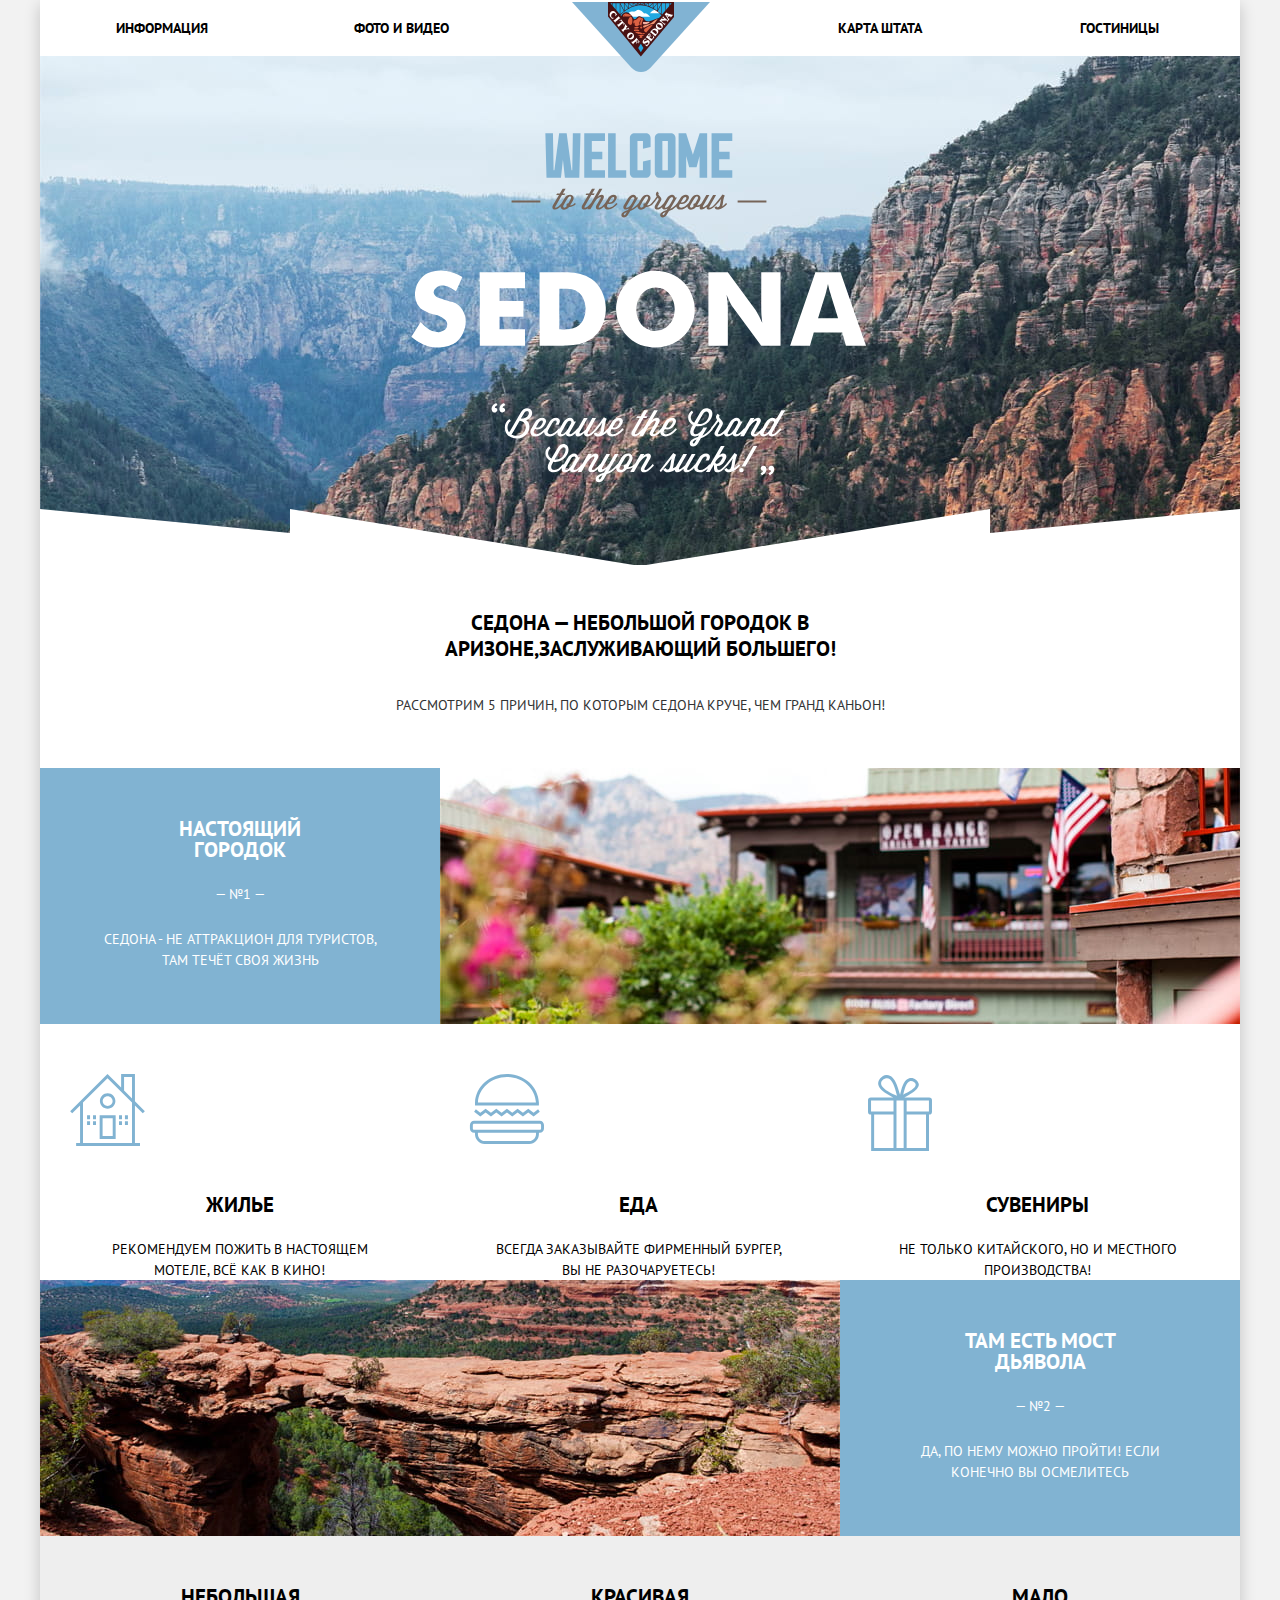
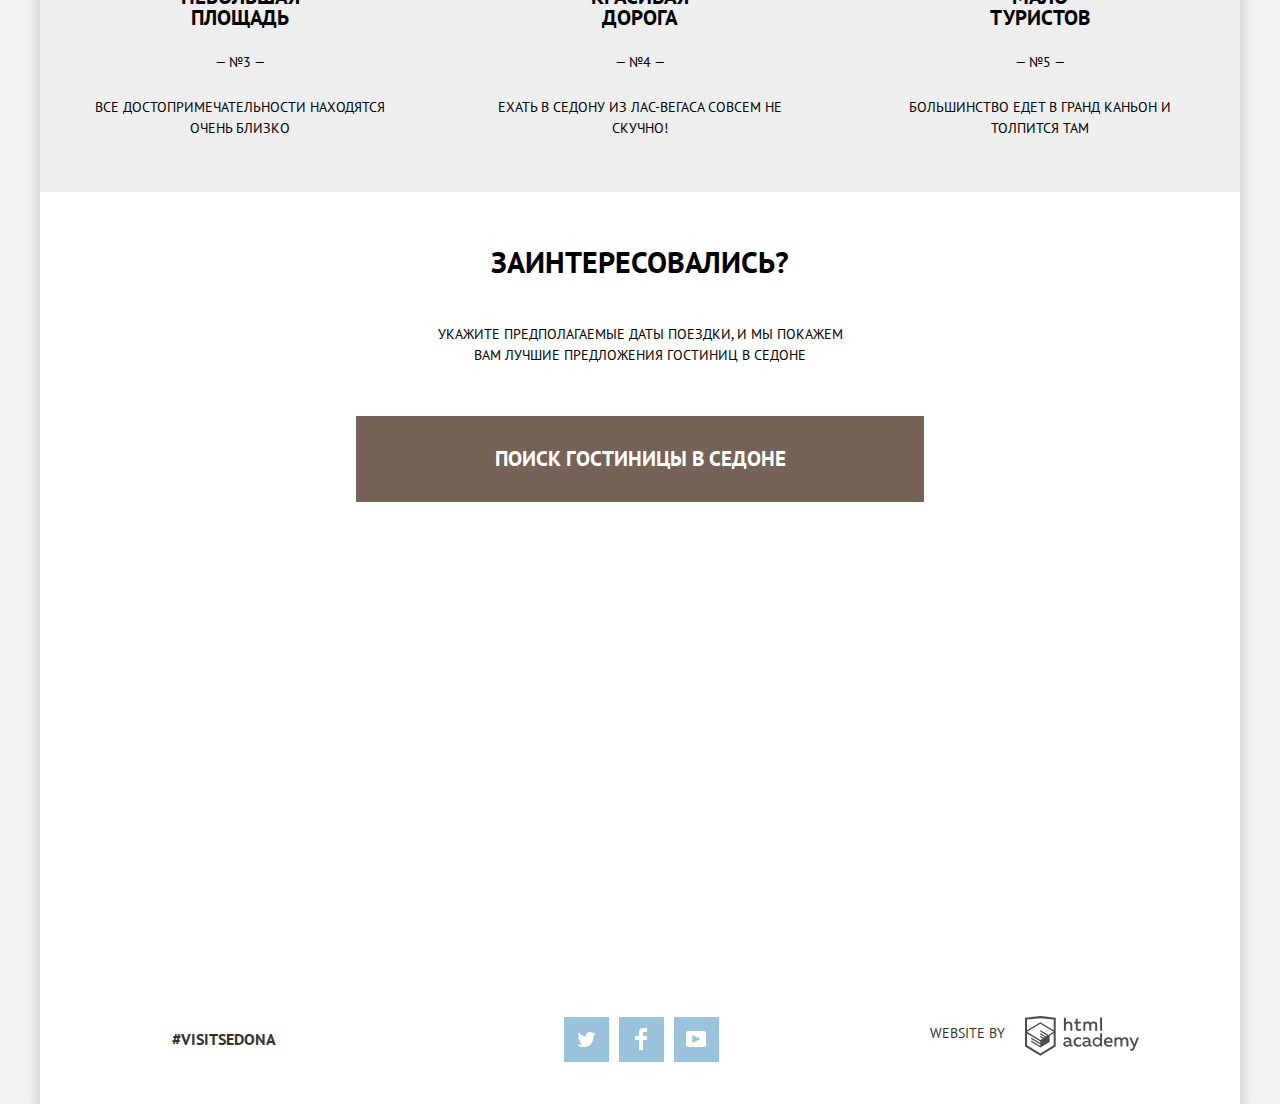
<file: index.html>
<!DOCTYPE html>
<html lang="ru">

<head>
    <meta charset="UTF-8">
    <title>Седона</title>
    <link href="https://fonts.googleapis.com/css2?family=PT+Sans:wght@400;700&display=swap" rel="stylesheet">
    <link href="css/normalize.css" rel="stylesheet">
    <link href="css/style.css" rel="stylesheet">
</head>

<body>
    <div class="page">
        <div class="inner-page">
            <header class="header">
                <nav class="navigation">
                    <ul class="nav-list">
                        <li class="navigation-item-logo" href="index.html">
                            <img src="image/logo-sedona.svg" width="138" height="70" alt="Логотип сайта">
                        </li>
                        <li class="nav-link"><a href="#">Информация</a></li>
                        <li class="nav-link"><a href="#">Фото и видео</a></li>
                        <li class="nav-link"><a href="#">Карта штата</a></li>
                        <li class="nav-link"><a href="hostels.html">Гостиницы</a></li>
                    </ul>
                </nav>
            </header>

            <main>
                <h1 class="visually-hidden">Седона</h1>
                <section class="intro">
                    <h2 class="visually-hidden">Приветствие</h2>
                    <img class="img-background" src="image/image-main.jpg" width="1200" height="509" alt="Изображение рельефа">
                    <img class="img-welcome" src="image/welcome.svg" width="456" height="350">
                    <img class="img-shape" src="image/shape.svg" width="1200" height="57" alt="Добро пожаловать в Седону">
                </section>

                <section class="title">
                    <h2>Седона — небольшой городок в Аризоне,заслуживающий большего!</h2>
                    <p>Рассмотрим 5 причин, по которым Седона круче, чем гранд каньон!</p>
                </section>

                <section class="advantage">
                    <h2 class="visually-hidden">Первое преимущество</h2>
                    <div class="info info-advantage">
                        <h3>Настоящий городок</h3>
                        <p>— №1 —</p>
                        <p>Седона - не аттракцион для туристов, там течёт своя жизнь</p>
                    </div>
                    <img src="image/image-index-1.jpg" width="800" height="256" alt="Изображение города">
                </section>

                <section class="reasons">
                    <h2 class="visually-hidden">Список преимуществ</h2>
                    <div class="info info-reasons">
                        <img class="img-reasons" src="image/house.svg" width="75" height="72">
                        <h3>Жилье</h3>
                        <p>Рекомендуем пожить в настоящем мотеле, всё как в кино!</p>
                    </div>
                    <div class="info info-reasons">
                        <img class="img-reasons" src="image/burger.svg" width="75" height="70">
                        <h3>Еда</h3>
                        <p>Всегда заказывайте фирменный бургер, вы не разочаруетесь!</p>
                    </div>
                    <div class="info info-reasons">
                        <img class="img-reasons" src="image/gift.svg" width="64" height="77">
                        <h3>Сувениры</h3>
                        <p>Не только китайского, но и местного производства!</p>
                    </div>
                </section>

                <section class="advantage">
                    <h2 class="visually-hidden">Второе преимущество</h2>
                        <img src="image/image-index-2.jpg" width="800" height="256" alt="Изображение рельефа">
                    <div class="info info-advantage">
                        <h3>Там есть Мост дьявола</h3>
                        <p>— №2 —</p>
                        <p>Да, по нему можно пройти! Если конечно вы осмелитесь</p>
                    </div>
                </section>

                <section class="pluses">
                    <h2 class="visually-hidden">Список преимуществ</h2>
                        <div class="info">
                            <h3>небольшая площадь</h3>
                            <p>— №3 —</p>
                            <p>все достопримечательности находятся очень близко</p>
                        </div>
                        <div class="info">
                            <h3>красивая дорога</h3>
                            <p>— №4 —</p>
                            <p>ехать в седону из лас-вегаса совсем не скучно!</p>
                        </div>
                        <div class="info">
                            <h3>мало туристов</h3>
                            <p>— №5 —</p>
                            <p>большинство едет в гранд каньон и толпится там</p>
                        </div>
                </section>

                <section class="interested">
                    <h2 class="visually-hidden">Поиск гостиницы</h2>
                    <h2>Заинтересовались?</h2>
                    <p>Укажите предполагаемые даты поездки, и мы покажем вам лучшие предложения гостиниц в седоне</p>
                    <button class="interested-btn" type="button">Поиск гостиницы в Седоне</button>
                </section>

                <section class="map">
                    <h2 class="visually-hidden">Карта</h2>
                    <iframe src="https://www.google.com/maps/embed?pb=!1m18!1m12!1m3!1d52385.18050600227!2d-111.83015813851428!3d34.85437338099179!2m3!1f0!2f0!3f0!3m2!1i1024!2i768!4f13.1!3m3!1m2!1s0x872da132f942b00d%3A0x5548c523fa6c8efd!2z0KHQtdC00L7QvdCwLCDQkNGA0LjQt9C-0L3QsCA4NjMzNiwg0KHQqNCQ!5e0!3m2!1sru!2sau!4v1602222443731!5m2!1sru!2sau" width="1200" height="594" alt="Карта" frameborder="0" style="border:0;" allowfullscreen="" aria-hidden="false" tabindex="0"></iframe>
                </section>
            </main>

            <footer class="footer footer-index">
                <h3>#visitSEDONA</h3>
                <div class="friends">
                    <ul>
                        <li>
                            <a class="social-button" href="#">
                                <span class="visually-hidden">Twitter</span>
                                <svg xmlns="http://www.w3.org/2000/svg" xmlns:xlink="http://www.w3.org/1999/xlink"
                                    width="17" height="15" viewBox="0 0 17 15">
                                    <g>
                                        <g>
                                            <image width="17" height="15"
                                                xlink:href="[data-uri]" />
                                        </g>
                                    </g>
                                </svg>
                            </a>
                        </li>
                        <li>
                            <a class="social-button" href="#">
                                <span class="visually-hidden">Facebook</span>
                                <svg xmlns="http://www.w3.org/2000/svg" xmlns:xlink="http://www.w3.org/1999/xlink"
                                    width="12" height="22" viewBox="0 0 12 22">
                                    <g>
                                        <g>
                                            <image width="12" height="22"
                                                xlink:href="[data-uri]" />
                                        </g>
                                    </g>
                                </svg>
                            </a>
                        </li>
                        <li>
                            <a class="social-button" href="#"><span class="visually-hidden">Twitter</span>
                                <svg xmlns="http://www.w3.org/2000/svg" xmlns:xlink="http://www.w3.org/1999/xlink"
                                    width="20" height="16" viewBox="0 0 20 16">
                                    <g>
                                        <g>
                                            <image width="20" height="16"
                                                xlink:href="[data-uri]" />
                                        </g>
                                    </g>
                                </svg>
                            </a>
                        </li>
                    </ul>
                </div>
                <div class="copyright">
                    <p>Website by</p>
                    <a href="https://htmlacademy.org/">
                    <svg width="115" height="41" fill="none" alt="HTML-Academy" xmlns="http://www.w3.org/2000/svg"><path fill-rule="evenodd" clip-rule="evenodd" d="M15.52 1.057h-.17L0 2.72v28.776l15.35 9.343 15.352-9.344V2.72L15.52 1.057zm61.498 1.565h-1.93v13.11h1.93V2.621zm-36.156.01v5.136a3.976 3.976 0 012.849-1.23 3.387 3.387 0 012.614 1.007 3.55 3.55 0 011.015 2.662v5.556h-1.973v-5.297a1.984 1.984 0 00-.41-1.44 1.899 1.899 0 00-1.289-.718h-.316a3.081 3.081 0 00-2.448 1.5v5.955H38.9V2.633h1.963zm36.156 28.852h-1.74v-1.425a4.061 4.061 0 01-3.366 1.662c-2.437-.168-4.33-2.239-4.33-4.736 0-2.498 1.893-4.569 4.33-4.737a3.98 3.98 0 013.165 1.402v-5.33h1.941v13.164zm-29.952-1.425c.197-.008.392-.044.58-.107v1.435c-.398.153-.82.23-1.245.226a1.758 1.758 0 01-1.762-1.079 5.035 5.035 0 01-3.313 1.166c-1.593 0-3.07-.896-3.07-2.752 0-2.298 2.11-3.01 3.914-3.01.77.013 1.537.103 2.29.27v-.324c0-1.079-.802-1.91-2.31-1.91a7.682 7.682 0 00-3.166.69V22.83a10.56 10.56 0 013.365-.593c2.49 0 4.02 1.209 4.02 3.938v3.237a.592.592 0 00.13.429c.096.12.236.194.387.208h.18v.01zM40.27 28.84c.027.389.205.75.495 1.004.289.253.666.378 1.046.345h.116a3.537 3.537 0 002.542-1.079v-1.532a10.039 10.039 0 00-1.91-.227c-1.055 0-2.278.356-2.278 1.49h-.01zm15.752-5.902a5.183 5.183 0 00-2.712-.69h-.369a4.514 4.514 0 00-3.18 1.471 4.722 4.722 0 00-1.23 3.341v.442c.164 2.498 2.273 4.39 4.716 4.23 1.004.024 2-.187 2.912-.615v-1.845a5.185 5.185 0 01-2.564.69 2.885 2.885 0 01-2.657-1.426 3.024 3.024 0 010-3.07 2.884 2.884 0 012.657-1.427c.865-.003 1.71.26 2.427.755v-1.856zM66.15 30.06c.198-.008.393-.045.58-.108v1.435c-.397.153-.82.23-1.244.226a1.758 1.758 0 01-1.762-1.079 5.035 5.035 0 01-3.313 1.166c-1.593 0-3.07-.896-3.07-2.752 0-2.298 2.11-3.01 3.914-3.01.77.013 1.537.103 2.29.27v-.324c0-1.079-.802-1.91-2.311-1.91a7.682 7.682 0 00-3.165.69V22.83c1.084-.379 2.22-.58 3.365-.593 2.49 0 4.02 1.209 4.02 3.938v3.237a.592.592 0 00.129.429c.097.12.237.194.388.208h.18v.01zm-6.296-.212a1.468 1.468 0 01-.498-1.008h.021c0-1.133 1.16-1.489 2.279-1.489.642.015 1.281.09 1.91.227v1.532a3.537 3.537 0 01-2.543 1.079h-.116a1.404 1.404 0 01-1.053-.34zm9.472-2.918c0-1.644 1.304-2.977 2.912-2.977l.021.054c1.214 0 2.314.731 2.806 1.866v2.158a3.015 3.015 0 01-2.827 1.877c-1.608 0-2.912-1.333-2.912-2.978zm14.022-4.682c3.492 0 4.705 2.892 4.135 5.492h-6.562c.222 1.618 1.762 2.276 3.366 2.276a6.326 6.326 0 002.785-.636v1.726c-1 .436-2.08.646-3.165.615-2.67 0-5.012-1.532-5.012-4.769a4.572 4.572 0 011.145-3.268 4.37 4.37 0 013.076-1.469h.232v.033zm-2.48 3.927c.101-1.351 1.253-2.365 2.575-2.265h.042c.62-.057 1.234.17 1.675.62.442.449.666 1.075.614 1.71H80.87v-.065zm8.62 5.287v-8.966h1.74v1.079a3.983 3.983 0 012.934-1.37 3.001 3.001 0 012.785 1.51c.793-.881 1.9-1.399 3.07-1.435a3.192 3.192 0 012.489 1.01c.647.69.971 1.631.887 2.583v5.61h-2.004v-5.556a1.74 1.74 0 00-.366-1.262 1.665 1.665 0 00-1.132-.626h-.275a2.936 2.936 0 00-2.184 1.208v6.237H95.43v-5.557a1.742 1.742 0 00-.38-1.266 1.666 1.666 0 00-1.15-.611h-.21a3.153 3.153 0 00-2.333 1.392v6.074h-1.825l-.042-.054zm24.488-8.988h-2.005l-2.648 6.798-3.018-6.787h-2.11l4.221 9.063-.18.454c-.517 1.36-1.234 2.05-2.184 2.05a2.96 2.96 0 01-.897-.13v1.694c.38.096.77.147 1.161.151 1.329 0 2.585-.744 3.534-3.086l4.126-10.206zM52.689 6.787V3.55l-1.962.464v2.719h-1.583V8.49h1.646v4.5c-.067.826.234 1.64.82 2.213a2.653 2.653 0 002.197.743c.793.007 1.58-.121 2.332-.378v-1.726a4.647 4.647 0 01-1.783.356c-1.14 0-1.667-.389-1.667-1.575V8.513h3.165V6.787H52.69zm5.697 8.966V6.754h1.752v1.08a3.983 3.983 0 012.922-1.382 2.998 2.998 0 012.743 1.435c.793-.882 1.9-1.4 3.07-1.435.94-.037 1.85.347 2.491 1.052.64.704.949 1.66.843 2.617v5.62h-2.004v-5.556a1.743 1.743 0 00-.366-1.262 1.668 1.668 0 00-1.132-.626h-.243a2.937 2.937 0 00-2.184 1.209v6.236h-2.005v-5.557a1.742 1.742 0 00-.365-1.262 1.667 1.667 0 00-1.133-.626h-.242A3.153 3.153 0 0060.2 9.69v6.074h-1.815v-.01zm-29.689 14.55l.01-.006-.01.021v-.015zm0-11.983v11.983l-13.346 8.13-13.346-8.115V18.515l13.283 8.092v1.424l-9.105-5.503v1.414l9.157 5.621v1.5l-9.147-5.567v1.456l9.158 5.621 9.232-5.653v-6.107l4.114-2.492zm.01-1.542l-3.67 2.158-1.689 1.079-8.04-4.931v1.413l6.848 4.23-.148.097-1.055.582-5.665-3.452v1.445l4.473 2.72-1.055.722-3.376-2.05v1.414l2.215 1.338-2.247 1.36L2.11 16.863 15.31 8.729l13.399 8.049zm-13.42-9.506l13.42 8.081V4.563L15.362 3.13 2.015 4.564v10.79l13.273-8.082z" fill="#231F20"/></svg></a>
                </div>
            </footer>
        </div>
    </div>

    <form class="visually-hidden" action="https://echo.htmlacademy.ru" method="get">
        <div>
            <label for="check-in">Дата заезда</label>
            <div>
                <input type="text" placeholder="24 апреля 2017" id="check-in" name="check-in">
                <button type="button">
                    <!--Календарь--></button>
            </div>
        </div>
        <div>
            <label for="check-out">Дата выезда</label>
            <div>
                <input type="text" placeholder="4 июля 2017" id="check-out" name="check-out">
                <button type="button">
                    <!--Календарь--></button>
            </div>
        </div>
        <div>
            <div>
                <label for="adults">Взрослые</label>
                <div>
                    <button type="button" aria-label="Увеличить"></button>
                    <input type="text" id="adults" name="adults">
                    <button type="button" aria-label="Уменьшить"></button>
                </div>
            </div>
            <div>
                <label for="kids">Дети</label>
                <div>
                    <button type="button" aria-label="Увеличить"></button>
                    <input type="text" id="kids" name="kids">
                    <button type="button" aria-label="Уменьшить"></button>
                </div>
            </div>
        </div>
        <button type="submit">Найти</button>
    </form>
</body>

</html>
</file>
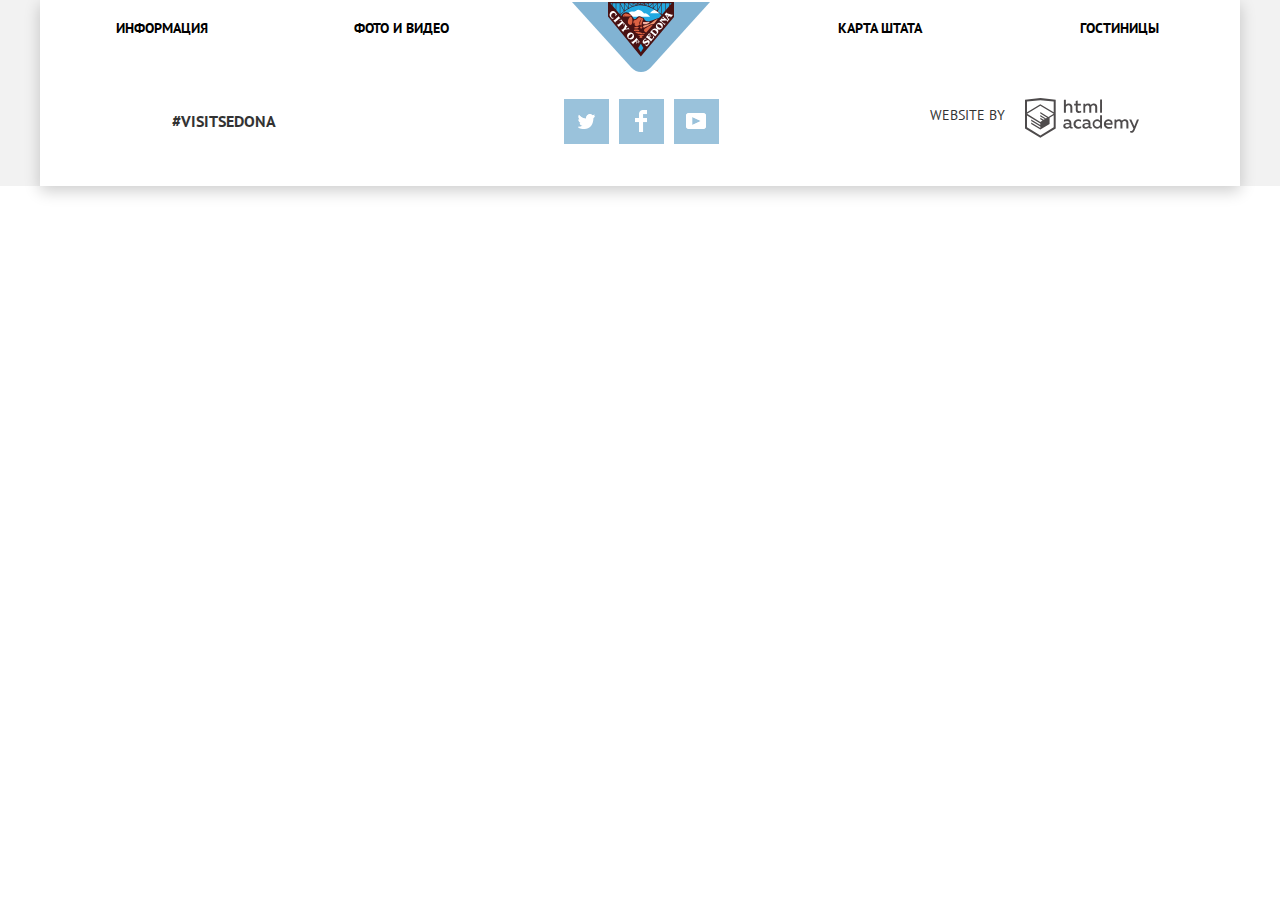
<file: hostels.html>
<!DOCTYPE html>
<html lang="ru">
    <head>
        <meta charset="UTF-8">
        <title>Седона — гостиницы</title>
        <link href="https://fonts.googleapis.com/css2?family=PT+Sans:wght@400;700&display=swap" rel="stylesheet">
        <link href="css/normalize.css" rel="stylesheet">
        <link href="css/style.css" rel="stylesheet">
    </head>
    <body>
        <div class="page">
            <div class="inner-page">
                <header class="header">
                    <nav class="navigation">
                        <ul class="nav-list">
                            <li class="navigation-item-logo" href="index.html">
                                <a href="index.html">
                                <img src="image/logo-sedona.svg" width="138" height="70" alt="Логотип сайта">
                            </a>
                            </li>
                            <li class="nav-link"><a href="#">Информация</a></li>
                            <li class="nav-link"><a href="#">Фото и видео</a></li>
                            <li class="nav-link"><a href="#">Карта штата</a></li>
                            <li class="nav-link"><a href="hotels.html">Гостиницы</a></li>
                        </ul>
                    </nav>
                </header>

        <main>
            <h1 class="visually-hidden">Гостиницы</h1>
            <section>
                <h2 class="visually-hidden">Фильтры</h2>
                <form action="" method="get">
                    
                </form>
            </section>
        </main>

        <footer class="footer">
            <h3>#visitSEDONA</h3>
            <div class="friends">
                <ul>
                    <li>
                        <a class="social-button" href="#">
                            <span class="visually-hidden">Twitter</span>
                            <svg xmlns="http://www.w3.org/2000/svg" xmlns:xlink="http://www.w3.org/1999/xlink"
                                width="17" height="15" viewBox="0 0 17 15">
                                <g>
                                    <g>
                                        <image width="17" height="15"
                                            xlink:href="[data-uri]" />
                                    </g>
                                </g>
                            </svg>
                        </a>
                    </li>
                    <li>
                        <a class="social-button" href="#">
                            <span class="visually-hidden">Facebook</span>
                            <svg xmlns="http://www.w3.org/2000/svg" xmlns:xlink="http://www.w3.org/1999/xlink"
                                width="12" height="22" viewBox="0 0 12 22">
                                <g>
                                    <g>
                                        <image width="12" height="22"
                                            xlink:href="[data-uri]" />
                                    </g>
                                </g>
                            </svg>
                        </a>
                    </li>
                    <li>
                        <a class="social-button" href="#"><span class="visually-hidden">Twitter</span>
                            <svg xmlns="http://www.w3.org/2000/svg" xmlns:xlink="http://www.w3.org/1999/xlink"
                                width="20" height="16" viewBox="0 0 20 16">
                                <g>
                                    <g>
                                        <image width="20" height="16"
                                            xlink:href="[data-uri]" />
                                    </g>
                                </g>
                            </svg>
                        </a>
                    </li>
                </ul>
            </div>
            <div class="copyright">
                <p>Website by</p>
                <a href="https://htmlacademy.org/">
                <svg width="115" height="41" fill="none" alt="HTML-Academy" xmlns="http://www.w3.org/2000/svg"><path fill-rule="evenodd" clip-rule="evenodd" d="M15.52 1.057h-.17L0 2.72v28.776l15.35 9.343 15.352-9.344V2.72L15.52 1.057zm61.498 1.565h-1.93v13.11h1.93V2.621zm-36.156.01v5.136a3.976 3.976 0 012.849-1.23 3.387 3.387 0 012.614 1.007 3.55 3.55 0 011.015 2.662v5.556h-1.973v-5.297a1.984 1.984 0 00-.41-1.44 1.899 1.899 0 00-1.289-.718h-.316a3.081 3.081 0 00-2.448 1.5v5.955H38.9V2.633h1.963zm36.156 28.852h-1.74v-1.425a4.061 4.061 0 01-3.366 1.662c-2.437-.168-4.33-2.239-4.33-4.736 0-2.498 1.893-4.569 4.33-4.737a3.98 3.98 0 013.165 1.402v-5.33h1.941v13.164zm-29.952-1.425c.197-.008.392-.044.58-.107v1.435c-.398.153-.82.23-1.245.226a1.758 1.758 0 01-1.762-1.079 5.035 5.035 0 01-3.313 1.166c-1.593 0-3.07-.896-3.07-2.752 0-2.298 2.11-3.01 3.914-3.01.77.013 1.537.103 2.29.27v-.324c0-1.079-.802-1.91-2.31-1.91a7.682 7.682 0 00-3.166.69V22.83a10.56 10.56 0 013.365-.593c2.49 0 4.02 1.209 4.02 3.938v3.237a.592.592 0 00.13.429c.096.12.236.194.387.208h.18v.01zM40.27 28.84c.027.389.205.75.495 1.004.289.253.666.378 1.046.345h.116a3.537 3.537 0 002.542-1.079v-1.532a10.039 10.039 0 00-1.91-.227c-1.055 0-2.278.356-2.278 1.49h-.01zm15.752-5.902a5.183 5.183 0 00-2.712-.69h-.369a4.514 4.514 0 00-3.18 1.471 4.722 4.722 0 00-1.23 3.341v.442c.164 2.498 2.273 4.39 4.716 4.23 1.004.024 2-.187 2.912-.615v-1.845a5.185 5.185 0 01-2.564.69 2.885 2.885 0 01-2.657-1.426 3.024 3.024 0 010-3.07 2.884 2.884 0 012.657-1.427c.865-.003 1.71.26 2.427.755v-1.856zM66.15 30.06c.198-.008.393-.045.58-.108v1.435c-.397.153-.82.23-1.244.226a1.758 1.758 0 01-1.762-1.079 5.035 5.035 0 01-3.313 1.166c-1.593 0-3.07-.896-3.07-2.752 0-2.298 2.11-3.01 3.914-3.01.77.013 1.537.103 2.29.27v-.324c0-1.079-.802-1.91-2.311-1.91a7.682 7.682 0 00-3.165.69V22.83c1.084-.379 2.22-.58 3.365-.593 2.49 0 4.02 1.209 4.02 3.938v3.237a.592.592 0 00.129.429c.097.12.237.194.388.208h.18v.01zm-6.296-.212a1.468 1.468 0 01-.498-1.008h.021c0-1.133 1.16-1.489 2.279-1.489.642.015 1.281.09 1.91.227v1.532a3.537 3.537 0 01-2.543 1.079h-.116a1.404 1.404 0 01-1.053-.34zm9.472-2.918c0-1.644 1.304-2.977 2.912-2.977l.021.054c1.214 0 2.314.731 2.806 1.866v2.158a3.015 3.015 0 01-2.827 1.877c-1.608 0-2.912-1.333-2.912-2.978zm14.022-4.682c3.492 0 4.705 2.892 4.135 5.492h-6.562c.222 1.618 1.762 2.276 3.366 2.276a6.326 6.326 0 002.785-.636v1.726c-1 .436-2.08.646-3.165.615-2.67 0-5.012-1.532-5.012-4.769a4.572 4.572 0 011.145-3.268 4.37 4.37 0 013.076-1.469h.232v.033zm-2.48 3.927c.101-1.351 1.253-2.365 2.575-2.265h.042c.62-.057 1.234.17 1.675.62.442.449.666 1.075.614 1.71H80.87v-.065zm8.62 5.287v-8.966h1.74v1.079a3.983 3.983 0 012.934-1.37 3.001 3.001 0 012.785 1.51c.793-.881 1.9-1.399 3.07-1.435a3.192 3.192 0 012.489 1.01c.647.69.971 1.631.887 2.583v5.61h-2.004v-5.556a1.74 1.74 0 00-.366-1.262 1.665 1.665 0 00-1.132-.626h-.275a2.936 2.936 0 00-2.184 1.208v6.237H95.43v-5.557a1.742 1.742 0 00-.38-1.266 1.666 1.666 0 00-1.15-.611h-.21a3.153 3.153 0 00-2.333 1.392v6.074h-1.825l-.042-.054zm24.488-8.988h-2.005l-2.648 6.798-3.018-6.787h-2.11l4.221 9.063-.18.454c-.517 1.36-1.234 2.05-2.184 2.05a2.96 2.96 0 01-.897-.13v1.694c.38.096.77.147 1.161.151 1.329 0 2.585-.744 3.534-3.086l4.126-10.206zM52.689 6.787V3.55l-1.962.464v2.719h-1.583V8.49h1.646v4.5c-.067.826.234 1.64.82 2.213a2.653 2.653 0 002.197.743c.793.007 1.58-.121 2.332-.378v-1.726a4.647 4.647 0 01-1.783.356c-1.14 0-1.667-.389-1.667-1.575V8.513h3.165V6.787H52.69zm5.697 8.966V6.754h1.752v1.08a3.983 3.983 0 012.922-1.382 2.998 2.998 0 012.743 1.435c.793-.882 1.9-1.4 3.07-1.435.94-.037 1.85.347 2.491 1.052.64.704.949 1.66.843 2.617v5.62h-2.004v-5.556a1.743 1.743 0 00-.366-1.262 1.668 1.668 0 00-1.132-.626h-.243a2.937 2.937 0 00-2.184 1.209v6.236h-2.005v-5.557a1.742 1.742 0 00-.365-1.262 1.667 1.667 0 00-1.133-.626h-.242A3.153 3.153 0 0060.2 9.69v6.074h-1.815v-.01zm-29.689 14.55l.01-.006-.01.021v-.015zm0-11.983v11.983l-13.346 8.13-13.346-8.115V18.515l13.283 8.092v1.424l-9.105-5.503v1.414l9.157 5.621v1.5l-9.147-5.567v1.456l9.158 5.621 9.232-5.653v-6.107l4.114-2.492zm.01-1.542l-3.67 2.158-1.689 1.079-8.04-4.931v1.413l6.848 4.23-.148.097-1.055.582-5.665-3.452v1.445l4.473 2.72-1.055.722-3.376-2.05v1.414l2.215 1.338-2.247 1.36L2.11 16.863 15.31 8.729l13.399 8.049zm-13.42-9.506l13.42 8.081V4.563L15.362 3.13 2.015 4.564v10.79l13.273-8.082z" fill="#231F20"/></svg></a>
            </div>
        </footer>
    </div>
</div>
    </body>
</html>
</file>
<file: css/style.css>
* {
  margin: 0;
  padding: 0;
}

li {
  list-style: none;
  text-decoration: none;
}

.visually-hidden,
input[type="checkbox"].visually-hidden {
	position: absolute;
	width: 1px;
	height: 1px;
	margin: -1px;
	border: 0;
	white-space: nowrap;
	clip-path: inset(100%);
	clip: rect(0 0 0 0);
	overflow: hidden;
}

.page {
  width: 1280px;
  margin: 0 auto;
  background: #f2f2f2;
}

.inner-page {
  position: relative;
  width: 1200px;
  margin: 0 auto;
  box-shadow: 0px 5px 15px rgba(0, 1, 1, 0.2);
  font-family: 'PT Sans', sans-serif;
  font-style: normal;
  font-size: 14px;
  font-weight: 400;
  line-height: 26px;
  text-transform: uppercase;
  color: #000000;
  box-sizing: border-box;
  background-color: #ffffff;
}
/* ==========================================================================
   HEADER
   ========================================================================== */

.nav-list {
  display: flex;
  flex-direction: row;
  align-items: center;
  background-color: #ffffff;
  min-height: 56px;
}

.nav-link a {
  font-weight: 700;
  color: #000000;
  text-decoration: none;
  display: block;
  text-align: center;
}

.nav-link {
  box-sizing: border-box;
  width: 239px;
}

.navigation {
  position: relative;
}

.navigation-item-logo {
  position: absolute;
  z-index: 1;
  left: 532px;
  top: 2px;
}

.nav-link a {
  padding-left: 5px;
}

.nav-link:nth-child(4){
  margin-left: 240px;
}

/* ==========================================================================
   INTRO
   ========================================================================== */

.intro {
  position: relative;
  z-index: 0;
}

.img-welcome {
  position: absolute;
  top: 77px;
  left: 371px;
}

.img-shape {
  position: absolute;
  bottom: 7px;
  left: 0;
  z-index: 1;
}

/* ==========================================================================
   INTRO
   ========================================================================== */
.title h2 {
  padding-top: 37px;
  padding-bottom: 30px;
  margin: 0 auto;
  width: 500px;
  text-align: center;
  font-weight: bold;
  font-size: 21px;
  line-height: 26px;
}

.title p {
  padding-bottom: 50px;
  text-align: center;
  font-weight: normal;
  font-size: 14px;
  line-height: 26px;
  color: #333333;
}

.advantage,
.pluses,
.reasons {
  display: flex;
}

.pluses {
  background: #EEEEEE;
}

.info-reasons {
  height: 330px;
}

/* ==========================================================================
   INFO
   ========================================================================== */
.info {
  padding: 50px;
  box-sizing: border-box;
  width: 400px;
  height: 256px;
}

.info h3 {
  margin: 0 auto;
  width: 153px;
font-weight: bold;
font-size: 21px;
line-height: 21px;
text-align: center;
}

.info p {
  padding-top: 24px;
font-weight: normal;
font-size: 14px;
line-height: 21px;
text-align: center;
}

.info-advantage {
  background: #81B3D2;
  color: #FFFFFF;
}

.info-reasons {
  width: 399px;
  position: relative;
}

.img-reasons{
  position: absolute;
  left: 30px;
}
.info-reasons h3 {
  margin-top: 120px;
}

.interested h2{
  margin: 0 auto;
  padding-top: 58px;
font-weight: bold;
font-size: 30px;
line-height: 24px;
text-align: center;
}

.interested p {
  margin: 0 auto;
  padding: 50px 0;
  width: 435px;
  font-weight: normal;
font-size: 14px;
line-height: 21px;
text-align: center;
}

.interested-btn {
  margin: 0 316px;
  width: 568px;
height: 86px;
background: #766357;
color: #FFFFFF;
text-align: center;
font-weight: bold;
font-size: 21px;
line-height: 26px;
border: none;
font-family: 'PT Sans', sans-serif;
text-transform: uppercase;
}

/* ==========================================================================
   Footer
   ========================================================================== */
   .footer {
    width: 1200px;
    min-height: 130px;
    padding: 0 100px 0 132px;
    box-sizing: border-box;
    background-color: #ffffff;
    opacity: 0.8;
    display: flex;
    align-items: center;
    justify-content: space-between;
  }
  
  .footer-index {
    position: absolute;
    bottom: 0;
  }
  
   .footer h3 {
    width: 180px;
  }
  
  .friends ul {
    list-style: none;
    display: flex;
  }
  
  .social-button {
    margin-left: 5px;
    margin-right: 5px;
    display: flex;
    align-items: center;
    justify-content: center;
    width: 45px;
    height: 45px;
    background-color: #82b3d3;	
  }
  
  .social-button:hover {
    background-color: #669ebf;
  }
  
  .social-button:active {
    filter: brightness(90%);
  }
  
  .copyright {
    width: 210px;
    display: flex;
    justify-content: space-between;	
  }
  
  .copyright p {
    padding-top: 5px;	
  }
  
  .copyright a {
    display: block;	
  }
  
  .copyright img {
    vertical-align: middle;	
  }
</file>
